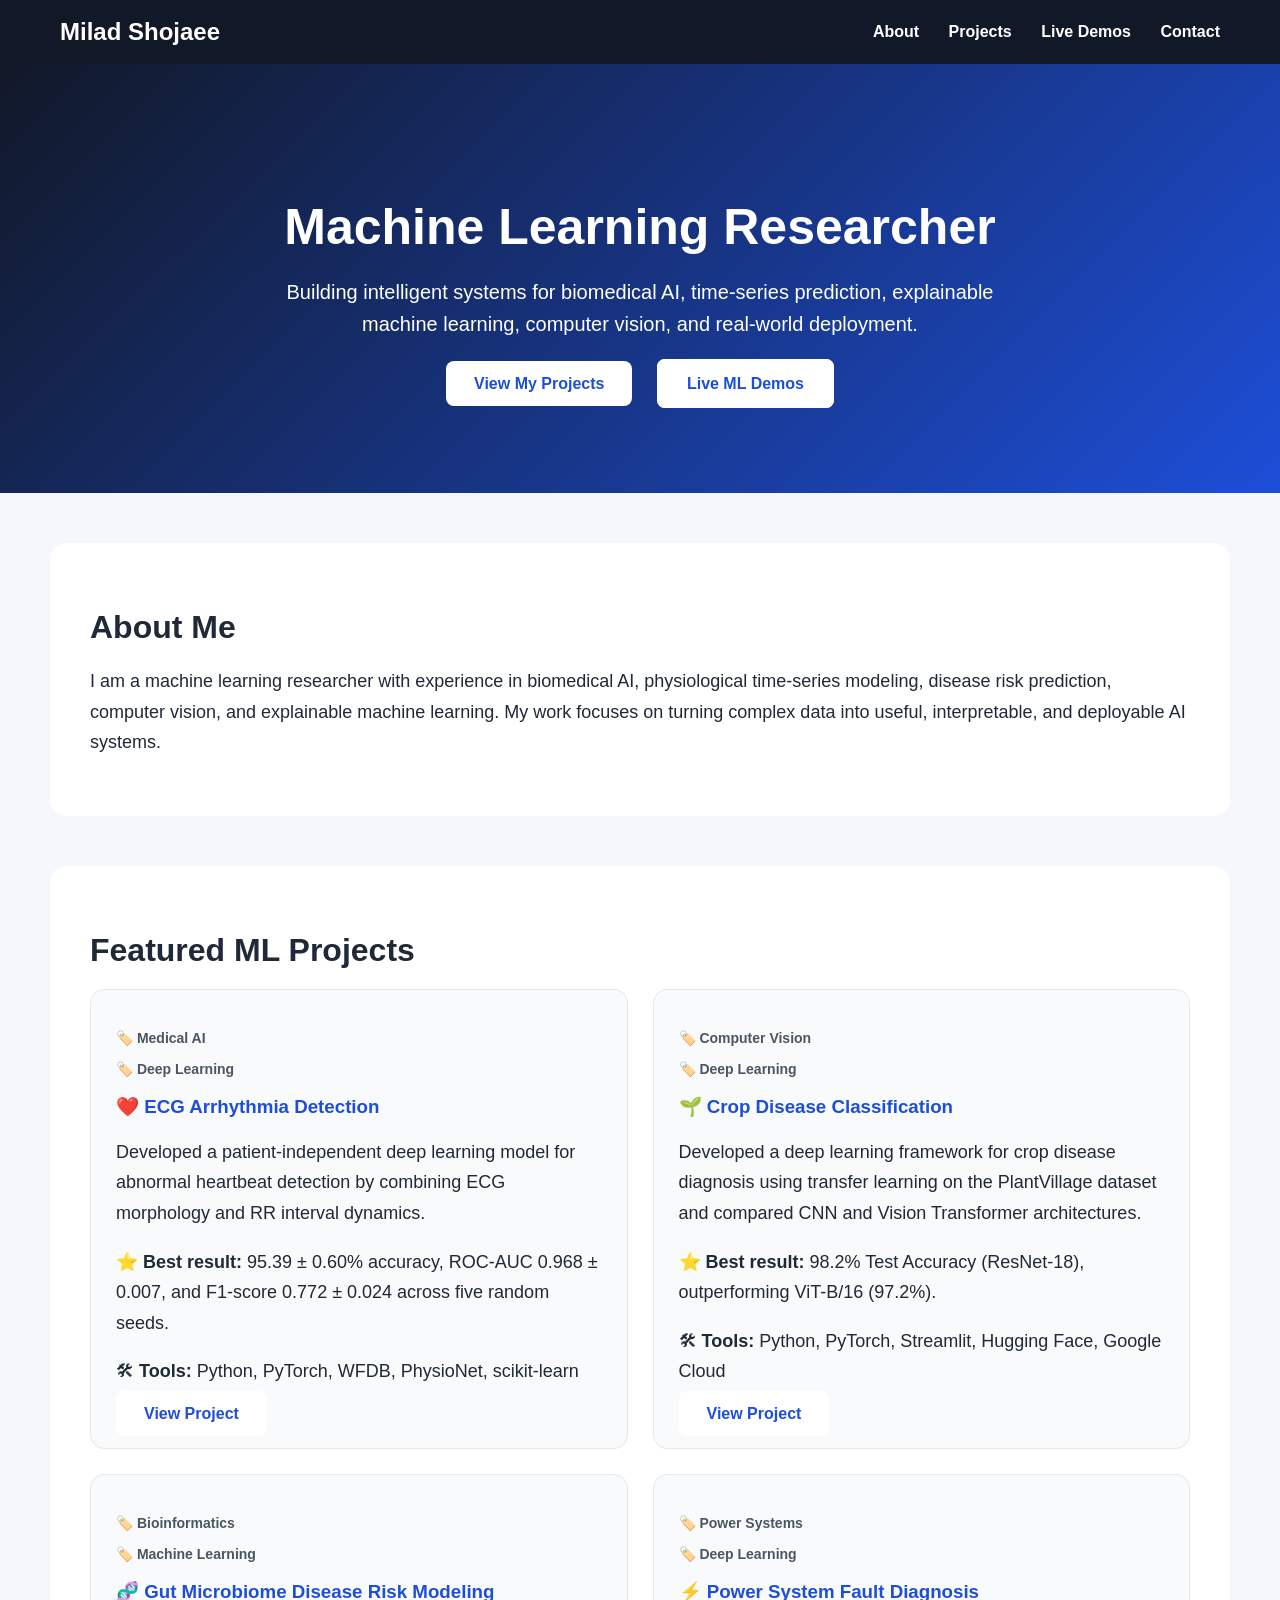
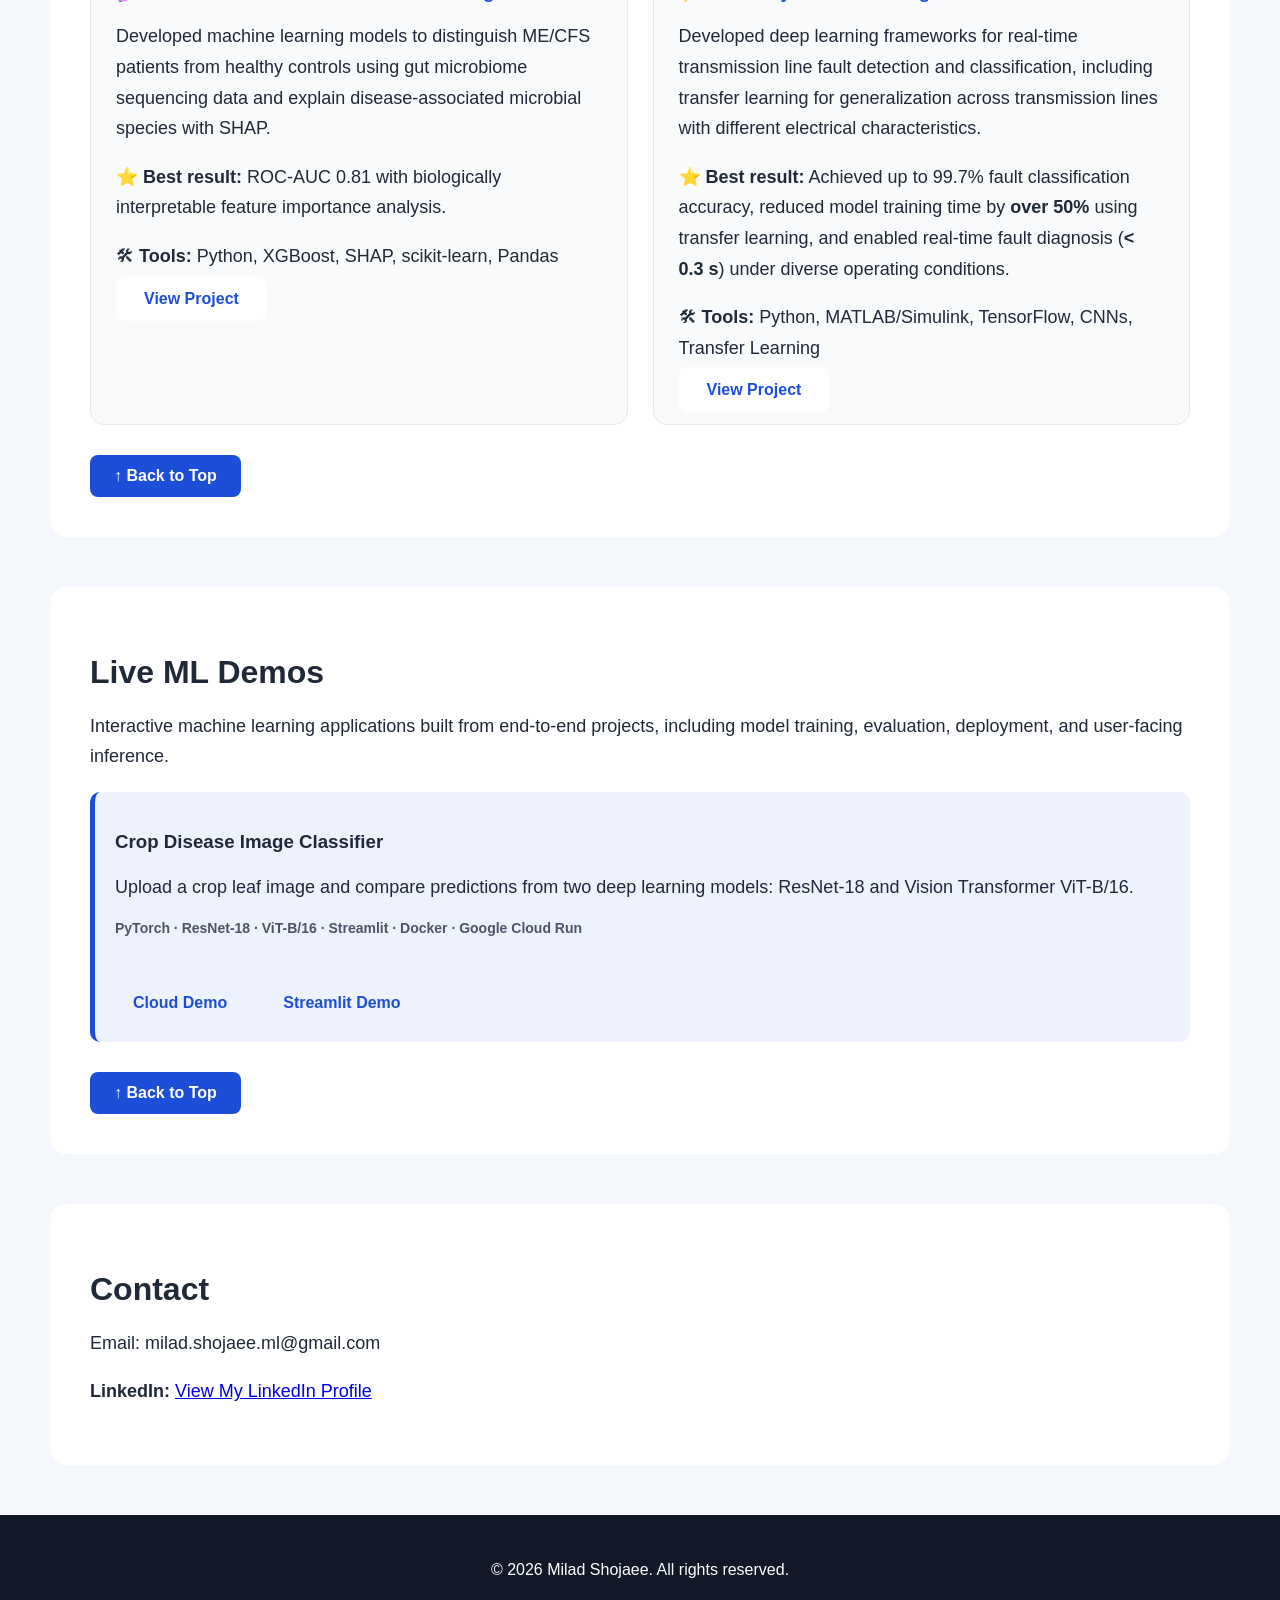
<file: index.html>
<!DOCTYPE html>
<html>
<head>
    <meta charset="UTF-8">
    <title>Milad Shojaee | ML Portfolio</title>
    <link rel="stylesheet" href="style.css">
</head>

<body id="top">

    <nav>
        <h2>Milad Shojaee</h2>
        <div>
            <a href="#about">About</a>
            <a href="#projects">Projects</a>
            <a href="#demos">Live Demos</a>
            <a href="#contact">Contact</a>
        </div>
    </nav>

    <header class="hero">
        <h1>Machine Learning Researcher</h1>
        <p>
            Building intelligent systems for biomedical AI, time-series prediction,
            explainable machine learning, computer vision, and real-world deployment.
        </p>
        <div class="hero-buttons">
            <a class="button" href="#projects">View My Projects</a>
            <a class="button secondary-button" href="#demos">Live ML Demos</a>
        </div>
    </header>

    <section id="about">
        <h2>About Me</h2>
        <p>
            I am a machine learning researcher with experience in biomedical AI,
            physiological time-series modeling, disease risk prediction, computer vision,
            and explainable machine learning. My work focuses on turning complex data
            into useful, interpretable, and deployable AI systems.
        </p>
    </section>

    <section id="projects">
        <h2>Featured ML Projects</h2>

        <div class="grid">

            <div class="card">

                <span class="badge"> 🏷️ Medical AI</span>
                <span class="badge"> 🏷️ Deep Learning</span>
            
                <h3> ❤️ ECG Arrhythmia Detection</h3>
            
                <p>
                    Developed a patient-independent deep learning model for abnormal heartbeat detection by combining
                    ECG morphology and RR interval dynamics.
                </p>

                <p class="result">
                ⭐ <strong>Best result:</strong> 95.39 ± 0.60% accuracy, ROC-AUC 0.968 ± 0.007, and F1-score 0.772 ± 0.024 across five random seeds.
                </p>
                
                <p>
                    🛠 <strong>Tools:</strong> Python, PyTorch, WFDB, PhysioNet, scikit-learn
                </p>
            
                <a href="ecg_arrhythmia.html" class="button">View Project</a>

            </div>

            <div class="card">

                <span class="badge"> 🏷️ Computer Vision</span>
                <span class="badge"> 🏷️ Deep Learning</span>
            
                <h3>🌱 Crop Disease Classification</h3>
            
                <p>
                    Developed a deep learning framework for crop disease diagnosis using transfer learning on the
                    PlantVillage dataset and compared CNN and Vision Transformer architectures.
                </p>
            
                <p class="result">
                    ⭐ <strong>Best result:</strong> 98.2% Test Accuracy (ResNet-18), outperforming ViT-B/16 (97.2%).
                </p>
            
                <p>
                    🛠 <strong>Tools:</strong> Python, PyTorch, Streamlit, Hugging Face, Google Cloud
                </p>
            
                <a href="crop_disease.html" class="button">View Project</a>

            </div>

            <div class="card">

                <span class="badge"> 🏷️ Bioinformatics</span>
                <span class="badge"> 🏷️ Machine Learning</span>
            
                <h3> 🧬 Gut Microbiome Disease Risk Modeling </h3>
            
                <p>
                    Developed machine learning models to distinguish ME/CFS patients from healthy controls
                    using gut microbiome sequencing data and explain disease-associated microbial species with SHAP.
                </p>
            
                <p class="result">
                    ⭐ <strong>Best result:</strong> ROC-AUC 0.81 with biologically interpretable feature importance analysis.
                </p>
            
                <p>
                    🛠 <strong>Tools:</strong> Python, XGBoost, SHAP, scikit-learn, Pandas
                </p>
            
                <a href="microbiome.html" class="button">View Project</a>

            </div>

            <div class="card">

                <span class="badge"> 🏷️ Power Systems</span>
                <span class="badge"> 🏷️ Deep Learning</span>
            
                <h3> ⚡ Power System Fault Diagnosis</h3>
            
                <p>
                    Developed deep learning frameworks for real-time transmission line fault detection and
                    classification, including transfer learning for generalization across transmission lines
                    with different electrical characteristics.
                </p>
            
                <p class="result">
                    ⭐ <strong>Best result:</strong> Achieved up to 99.7% fault classification accuracy,
                    reduced model training time by <strong>over 50%</strong> using transfer learning,
                    and enabled real-time fault diagnosis (<strong>< 0.3 s</strong>) under diverse operating conditions.
                </p>
            
                <p>
                    🛠 <strong>Tools:</strong> Python, MATLAB/Simulink, TensorFlow, CNNs, Transfer Learning
                </p>
            
                <a href="fault_diagnosis.html" class="button">View Project</a>

        </div>

        </div>
        <a class="top-button" href="#top">↑ Back to Top</a>
    </section>

    <section id="demos">
        <h2>Live ML Demos</h2>
        <p>
            Interactive machine learning applications built from end-to-end projects,
            including model training, evaluation, deployment, and user-facing inference.
        </p>

        <div class="demo-box">
            <h3>Crop Disease Image Classifier</h3>
            <p>
                Upload a crop leaf image and compare predictions from two deep learning models:
                ResNet-18 and Vision Transformer ViT-B/16.
            </p>
            <span>PyTorch · ResNet-18 · ViT-B/16 · Streamlit · Docker · Google Cloud Run</span>
            <br>

            <div class="project-links">
                <a class="project-link"
                   href="https://crop-disease-app-125811966782.us-east1.run.app"
                   target="_blank">
                    Cloud Demo
                </a>

                <a class="project-link"
                   href="https://crop-disease-app-v5dwwtkhdnk8gwjt7ysmcv.streamlit.app"
                   target="_blank">
                    Streamlit Demo
                </a>
            </div>
        </div>

        <a class="top-button" href="#top">↑ Back to Top</a>
    </section>

    <section id="contact">
        <h2>Contact</h2>
        <p>Email: milad.shojaee.ml@gmail.com</p>

        <p>
            <strong>LinkedIn:</strong>
            <a href="https://www.linkedin.com/in/milad-shojaee-51446276/"
               target="_blank">
                View My LinkedIn Profile
            </a>
        </p>

    </section>

    <footer>
        <p>© 2026 Milad Shojaee. All rights reserved.</p>
    </footer>

</body>
</html>
</file>
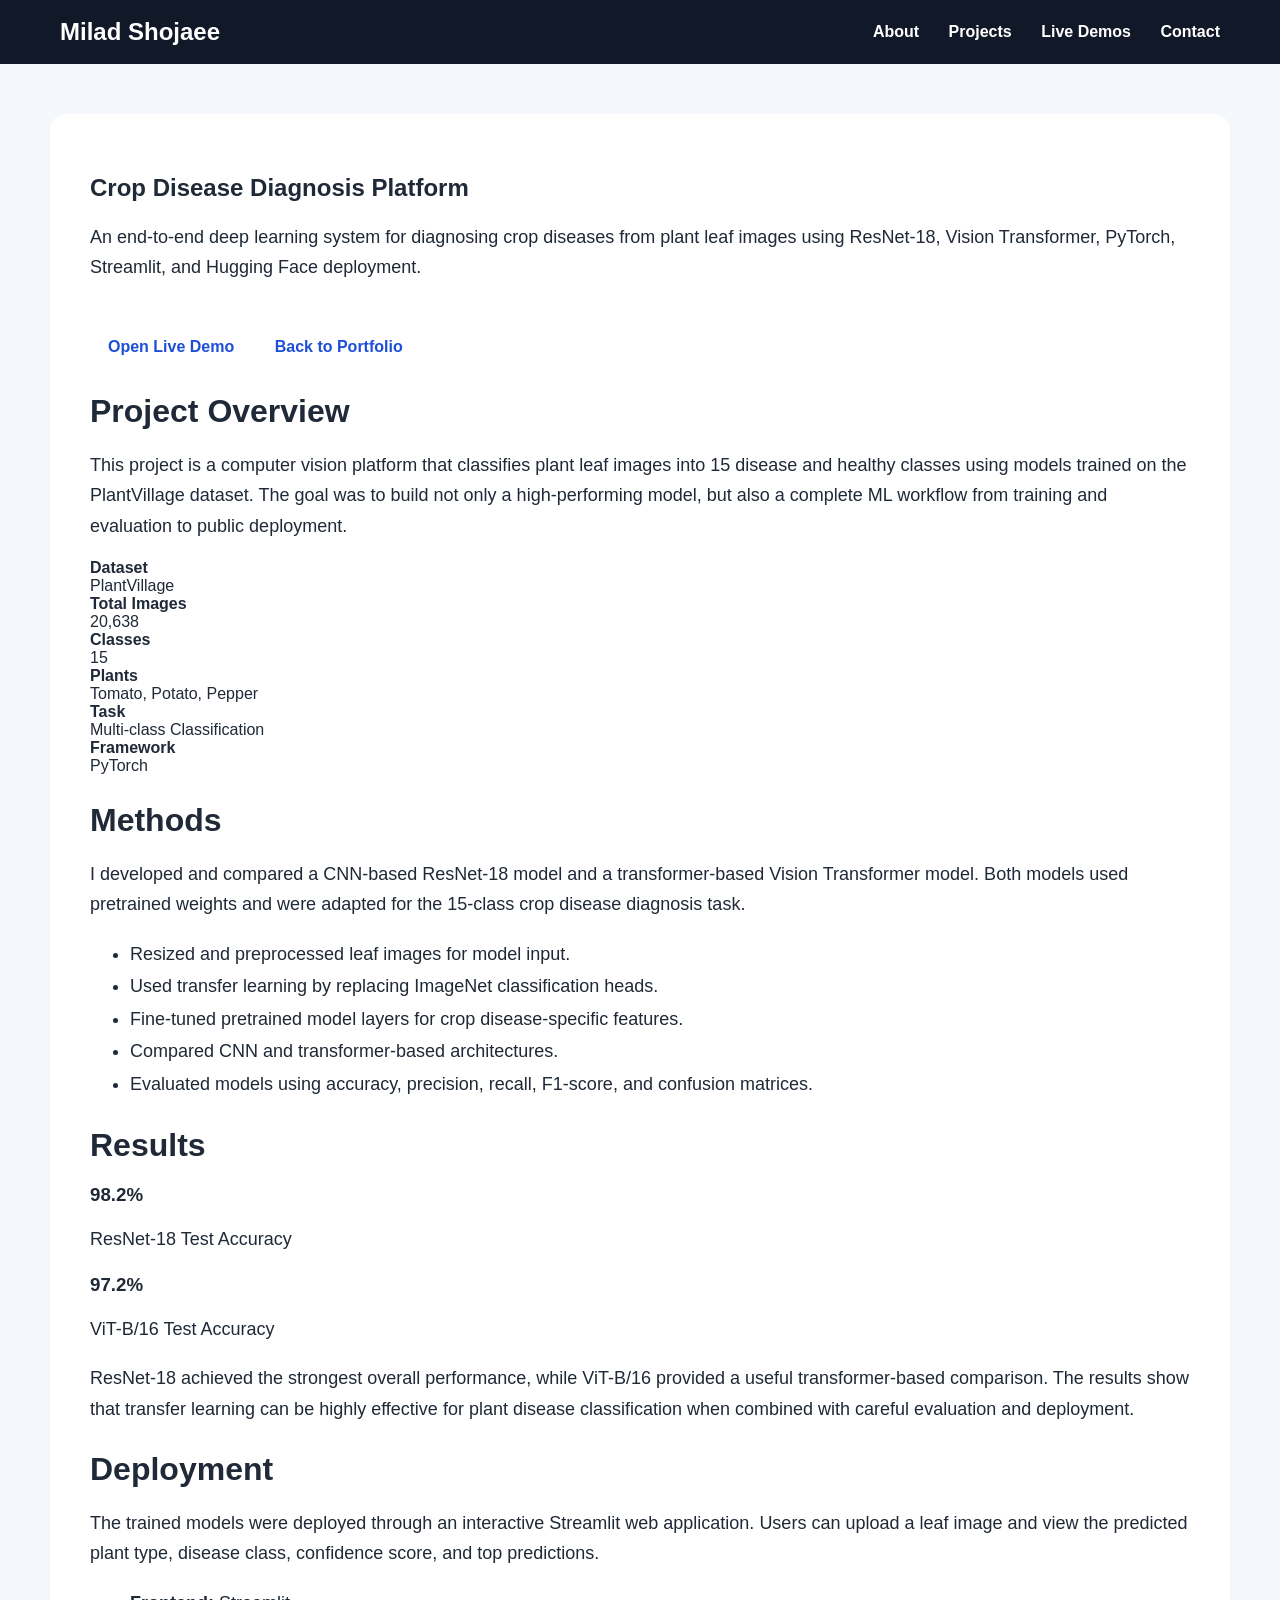
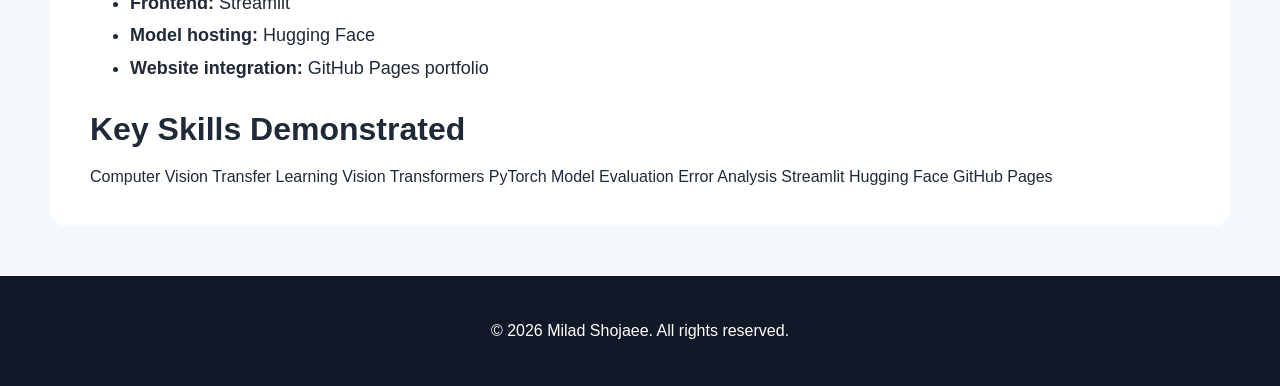
<file: crop_disease.html>
<!DOCTYPE html>
<html lang="en">
<head>
    <meta charset="UTF-8">
    <meta name="viewport" content="width=device-width, initial-scale=1.0">
    <title>Crop Disease Diagnosis | Milad Shojaee</title>
    <link rel="stylesheet" href="style.css">
</head>

<body>

<nav>
    <h2>Milad Shojaee</h2>
    <div>
        <a href="index.html#about">About</a>
        <a href="index.html#projects">Projects</a>
        <a href="index.html#demos">Live Demos</a>
        <a href="index.html#contact">Contact</a>
    </div>
</nav>

<section class="project-page">

    <div class="project-hero">
        <h1>Crop Disease Diagnosis Platform</h1>
        <p class="subtitle">
            An end-to-end deep learning system for diagnosing crop diseases from plant leaf images using
            ResNet-18, Vision Transformer, PyTorch, Streamlit, and Hugging Face deployment.
        </p>

        <div class="hero-buttons">
            <a class="project-link" href="https://crop-disease-app-v5dwwtkhdnk8gwjt7ysmcv.streamlit.app" target="_blank">
                Open Live Demo
            </a>
            <a class="project-link secondary" href="index.html">
                Back to Portfolio
            </a>
        </div>
    </div>

    <div class="project-card">
        <h2>Project Overview</h2>
        <p>
            This project is a computer vision platform that classifies plant leaf images into
            15 disease and healthy classes using models trained on the PlantVillage dataset.
            The goal was to build not only a high-performing model, but also a complete ML workflow
            from training and evaluation to public deployment.
        </p>

        <div class="info-grid">
            <div><strong>Dataset</strong><br>PlantVillage</div>
            <div><strong>Total Images</strong><br>20,638</div>
            <div><strong>Classes</strong><br>15</div>
            <div><strong>Plants</strong><br>Tomato, Potato, Pepper</div>
            <div><strong>Task</strong><br>Multi-class Classification</div>
            <div><strong>Framework</strong><br>PyTorch</div>
        </div>
    </div>

    <div class="project-card">
        <h2>Methods</h2>
        <p>
            I developed and compared a CNN-based ResNet-18 model and a transformer-based
            Vision Transformer model. Both models used pretrained weights and were adapted
            for the 15-class crop disease diagnosis task.
        </p>

        <ul>
            <li>Resized and preprocessed leaf images for model input.</li>
            <li>Used transfer learning by replacing ImageNet classification heads.</li>
            <li>Fine-tuned pretrained model layers for crop disease-specific features.</li>
            <li>Compared CNN and transformer-based architectures.</li>
            <li>Evaluated models using accuracy, precision, recall, F1-score, and confusion matrices.</li>
        </ul>
    </div>

    <div class="project-card">
        <h2>Results</h2>

        <div class="results-grid">
            <div class="result-box">
                <h3>98.2%</h3>
                <p>ResNet-18 Test Accuracy</p>
            </div>

            <div class="result-box">
                <h3>97.2%</h3>
                <p>ViT-B/16 Test Accuracy</p>
            </div>
        </div>

        <p>
            ResNet-18 achieved the strongest overall performance, while ViT-B/16 provided
            a useful transformer-based comparison. The results show that transfer learning
            can be highly effective for plant disease classification when combined with careful
            evaluation and deployment.
        </p>
    </div>

    <div class="project-card">
        <h2>Deployment</h2>
        <p>
            The trained models were deployed through an interactive Streamlit web application.
            Users can upload a leaf image and view the predicted plant type, disease class,
            confidence score, and top predictions.
        </p>

        <ul>
            <li><strong>Frontend:</strong> Streamlit</li>
            <li><strong>Model hosting:</strong> Hugging Face</li>
            <li><strong>Website integration:</strong> GitHub Pages portfolio</li>
        </ul>
    </div>

    <div class="project-card">
        <h2>Key Skills Demonstrated</h2>

        <div class="skills-grid">
            <span>Computer Vision</span>
            <span>Transfer Learning</span>
            <span>Vision Transformers</span>
            <span>PyTorch</span>
            <span>Model Evaluation</span>
            <span>Error Analysis</span>
            <span>Streamlit</span>
            <span>Hugging Face</span>
            <span>GitHub Pages</span>
        </div>
    </div>

</section>

<footer>
    <p>© 2026 Milad Shojaee. All rights reserved.</p>
</footer>

</body>
</html>
</file>
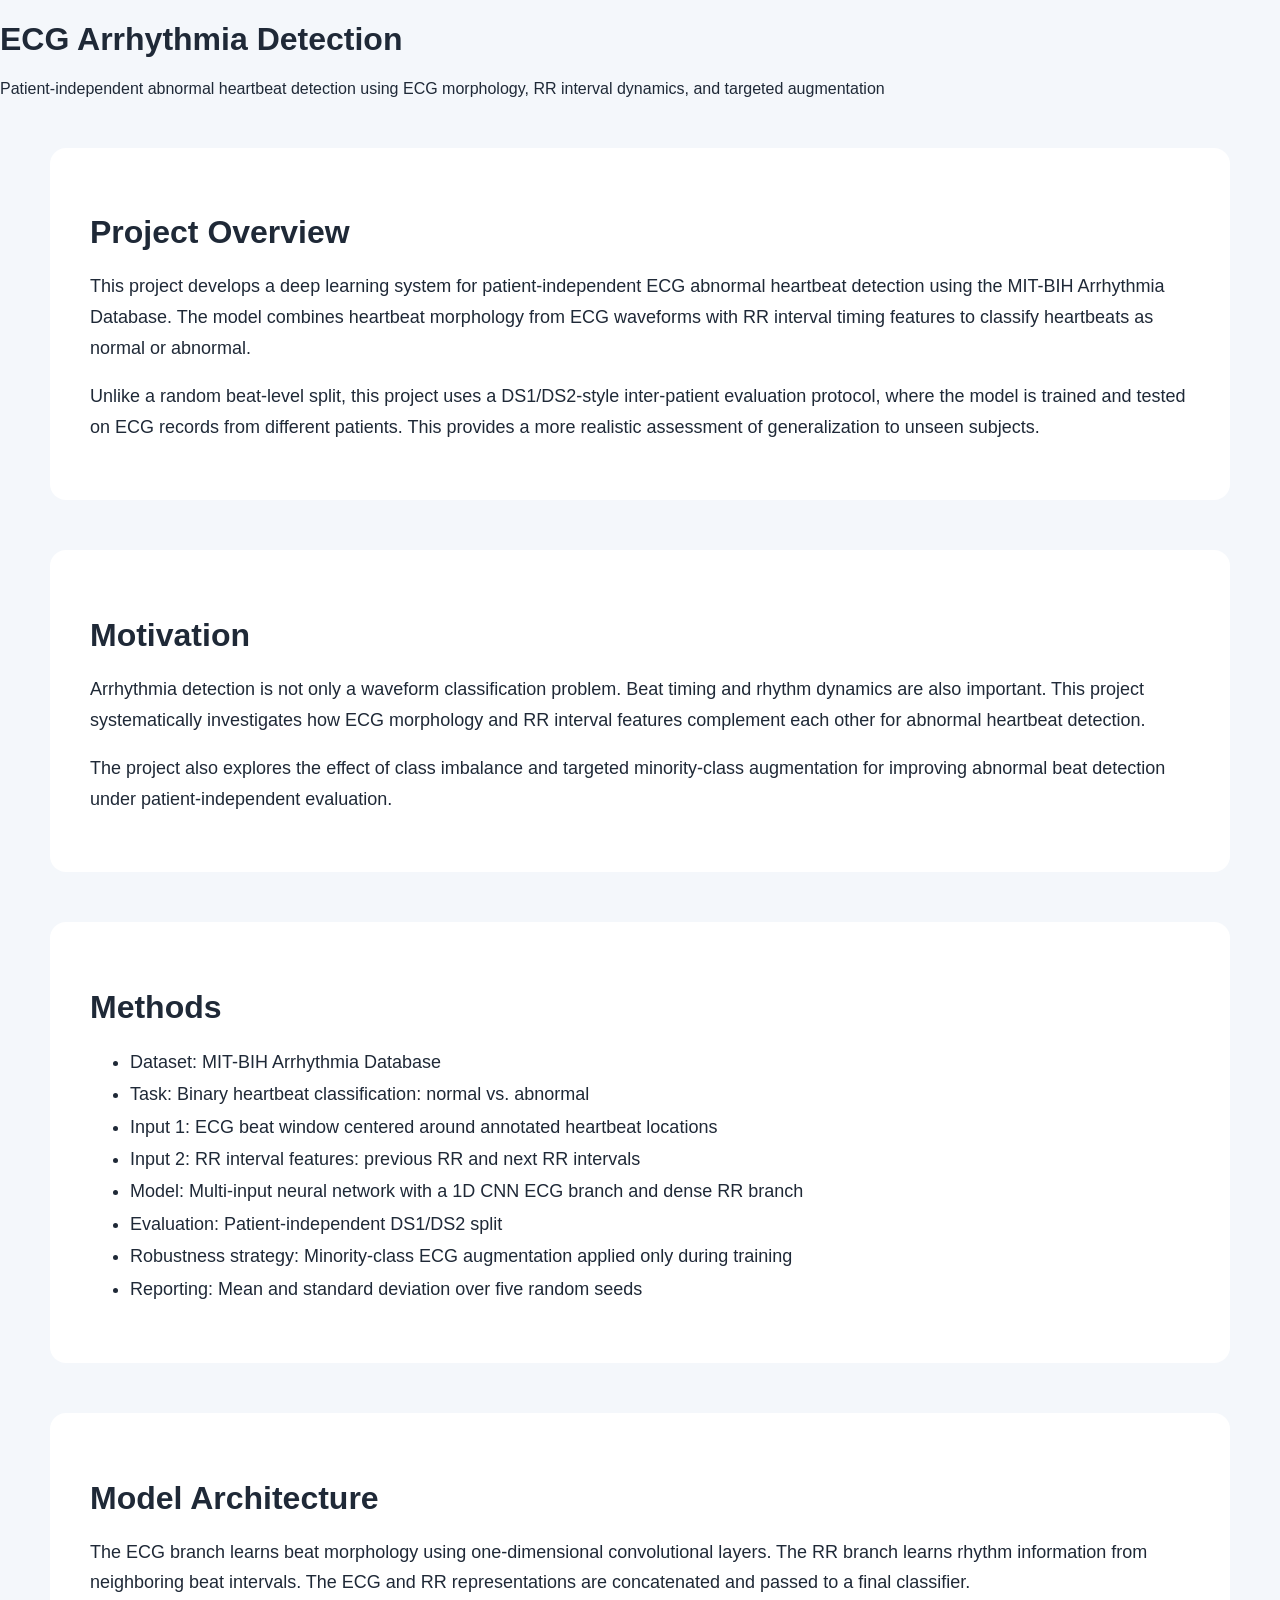
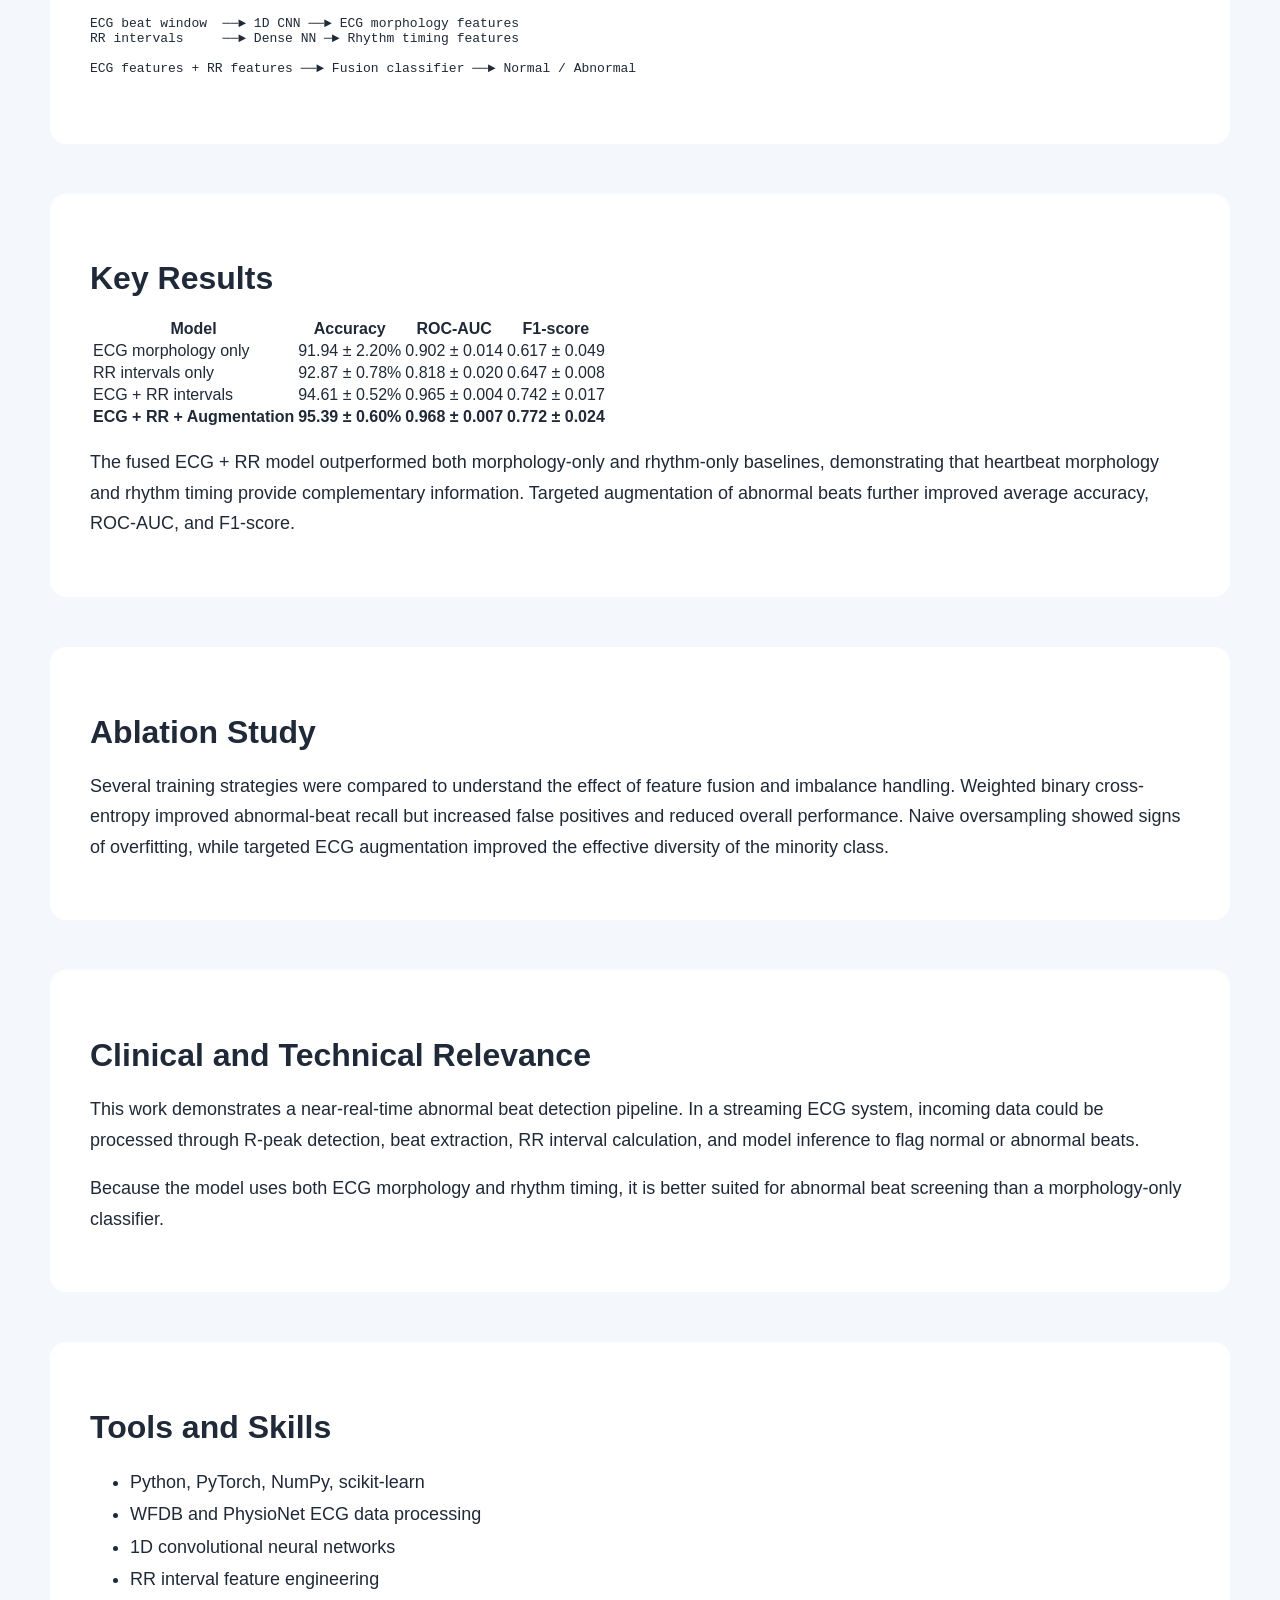
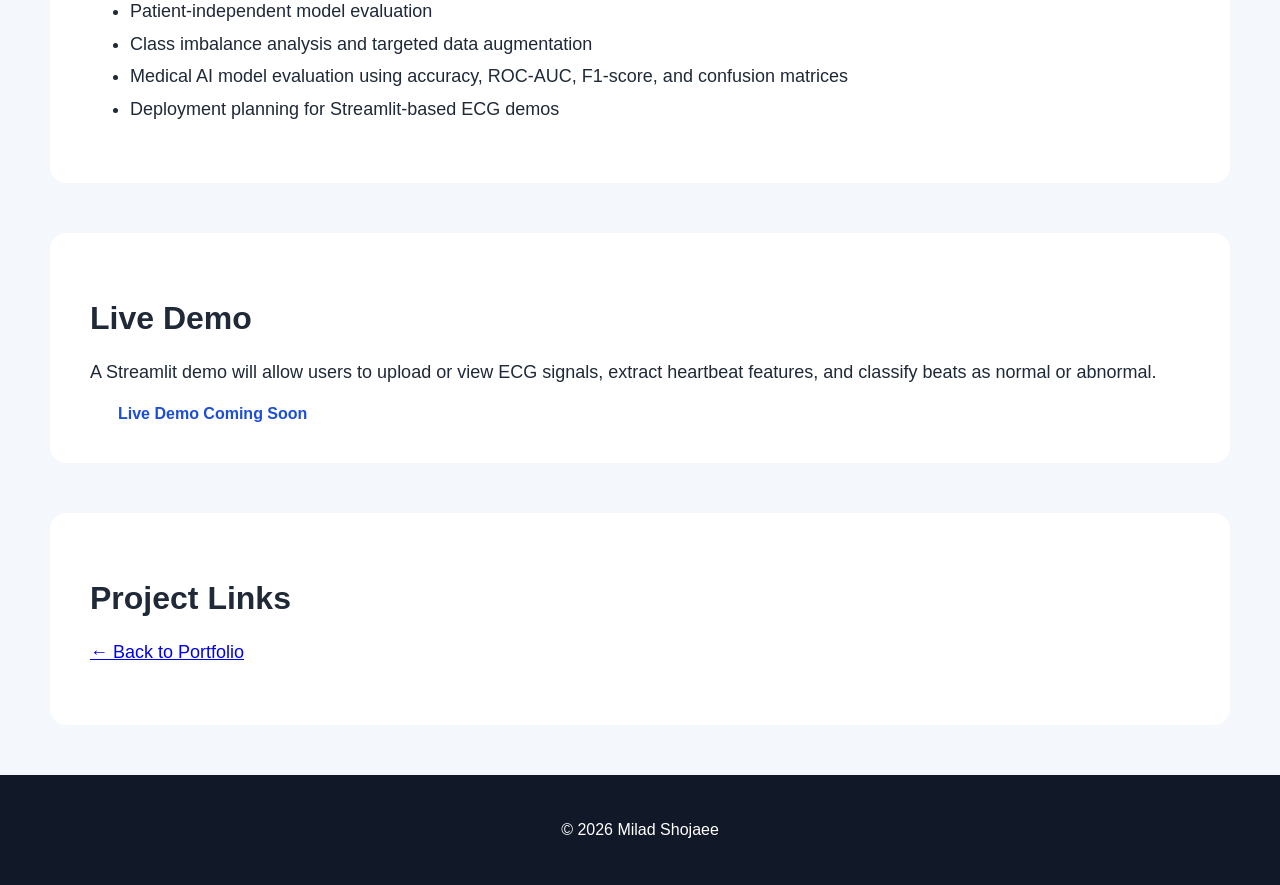
<file: ecg_arrhythmia.html>
<!DOCTYPE html>
<html lang="en">
<head>
  <meta charset="UTF-8" />
  <meta name="viewport" content="width=device-width, initial-scale=1.0" />
  <title>ECG Arrhythmia Detection | Milad Shojaee</title>
  <link rel="stylesheet" href="style.css" />
</head>

<body>
  <header>
    <h1>ECG Arrhythmia Detection</h1>
    <p>Patient-independent abnormal heartbeat detection using ECG morphology, RR interval dynamics, and targeted augmentation</p>
  </header>

  <main class="project-page">

    <section>
      <h2>Project Overview</h2>
      <p>
        This project develops a deep learning system for patient-independent ECG abnormal heartbeat
        detection using the MIT-BIH Arrhythmia Database. The model combines heartbeat morphology
        from ECG waveforms with RR interval timing features to classify heartbeats as normal or abnormal.
      </p>

      <p>
        Unlike a random beat-level split, this project uses a DS1/DS2-style inter-patient evaluation
        protocol, where the model is trained and tested on ECG records from different patients. This
        provides a more realistic assessment of generalization to unseen subjects.
      </p>
    </section>

    <section>
      <h2>Motivation</h2>
      <p>
        Arrhythmia detection is not only a waveform classification problem. Beat timing and rhythm
        dynamics are also important. This project systematically investigates how ECG morphology
        and RR interval features complement each other for abnormal heartbeat detection.
      </p>

      <p>
        The project also explores the effect of class imbalance and targeted minority-class augmentation
        for improving abnormal beat detection under patient-independent evaluation.
      </p>
    </section>

    <section>
      <h2>Methods</h2>
      <ul>
        <li>Dataset: MIT-BIH Arrhythmia Database</li>
        <li>Task: Binary heartbeat classification: normal vs. abnormal</li>
        <li>Input 1: ECG beat window centered around annotated heartbeat locations</li>
        <li>Input 2: RR interval features: previous RR and next RR intervals</li>
        <li>Model: Multi-input neural network with a 1D CNN ECG branch and dense RR branch</li>
        <li>Evaluation: Patient-independent DS1/DS2 split</li>
        <li>Robustness strategy: Minority-class ECG augmentation applied only during training</li>
        <li>Reporting: Mean and standard deviation over five random seeds</li>
      </ul>
    </section>

    <section>
      <h2>Model Architecture</h2>
      <p>
        The ECG branch learns beat morphology using one-dimensional convolutional layers.
        The RR branch learns rhythm information from neighboring beat intervals.
        The ECG and RR representations are concatenated and passed to a final classifier.
      </p>

      <pre>
ECG beat window  ──► 1D CNN ──► ECG morphology features
RR intervals     ──► Dense NN ─► Rhythm timing features

ECG features + RR features ──► Fusion classifier ──► Normal / Abnormal
      </pre>
    </section>

    <section>
      <h2>Key Results</h2>

      <table>
        <thead>
          <tr>
            <th>Model</th>
            <th>Accuracy</th>
            <th>ROC-AUC</th>
            <th>F1-score</th>
          </tr>
        </thead>
        <tbody>
          <tr>
            <td>ECG morphology only</td>
            <td>91.94 ± 2.20%</td>
            <td>0.902 ± 0.014</td>
            <td>0.617 ± 0.049</td>
          </tr>
          <tr>
            <td>RR intervals only</td>
            <td>92.87 ± 0.78%</td>
            <td>0.818 ± 0.020</td>
            <td>0.647 ± 0.008</td>
          </tr>
          <tr>
            <td>ECG + RR intervals</td>
            <td>94.61 ± 0.52%</td>
            <td>0.965 ± 0.004</td>
            <td>0.742 ± 0.017</td>
          </tr>
          <tr>
            <td><strong>ECG + RR + Augmentation</strong></td>
            <td><strong>95.39 ± 0.60%</strong></td>
            <td><strong>0.968 ± 0.007</strong></td>
            <td><strong>0.772 ± 0.024</strong></td>
          </tr>
        </tbody>
      </table>

      <p>
        The fused ECG + RR model outperformed both morphology-only and rhythm-only baselines,
        demonstrating that heartbeat morphology and rhythm timing provide complementary information.
        Targeted augmentation of abnormal beats further improved average accuracy, ROC-AUC, and F1-score.
      </p>
    </section>

    <section>
      <h2>Ablation Study</h2>
      <p>
        Several training strategies were compared to understand the effect of feature fusion and
        imbalance handling. Weighted binary cross-entropy improved abnormal-beat recall but increased
        false positives and reduced overall performance. Naive oversampling showed signs of overfitting,
        while targeted ECG augmentation improved the effective diversity of the minority class.
      </p>
    </section>

    <section>
      <h2>Clinical and Technical Relevance</h2>
      <p>
        This work demonstrates a near-real-time abnormal beat detection pipeline. In a streaming ECG
        system, incoming data could be processed through R-peak detection, beat extraction, RR interval
        calculation, and model inference to flag normal or abnormal beats.
      </p>

      <p>
        Because the model uses both ECG morphology and rhythm timing, it is better suited for abnormal
        beat screening than a morphology-only classifier.
      </p>
    </section>

    <section>
      <h2>Tools and Skills</h2>
      <ul>
        <li>Python, PyTorch, NumPy, scikit-learn</li>
        <li>WFDB and PhysioNet ECG data processing</li>
        <li>1D convolutional neural networks</li>
        <li>RR interval feature engineering</li>
        <li>Patient-independent model evaluation</li>
        <li>Class imbalance analysis and targeted data augmentation</li>
        <li>Medical AI model evaluation using accuracy, ROC-AUC, F1-score, and confusion matrices</li>
        <li>Deployment planning for Streamlit-based ECG demos</li>
      </ul>
    </section>

    <section>
      <h2>Live Demo</h2>
      <p>
        A Streamlit demo will allow users to upload or view ECG signals, extract heartbeat features,
        and classify beats as normal or abnormal.
      </p>

      <a class="button" href="#" target="_blank">Live Demo Coming Soon</a>
    </section>

    <section>
      <h2>Project Links</h2>
      <p>
        <a href="index.html">← Back to Portfolio</a>
      </p>
    </section>

  </main>

  <footer>
    <p>© 2026 Milad Shojaee</p>
  </footer>
</body>
</html>
</file>
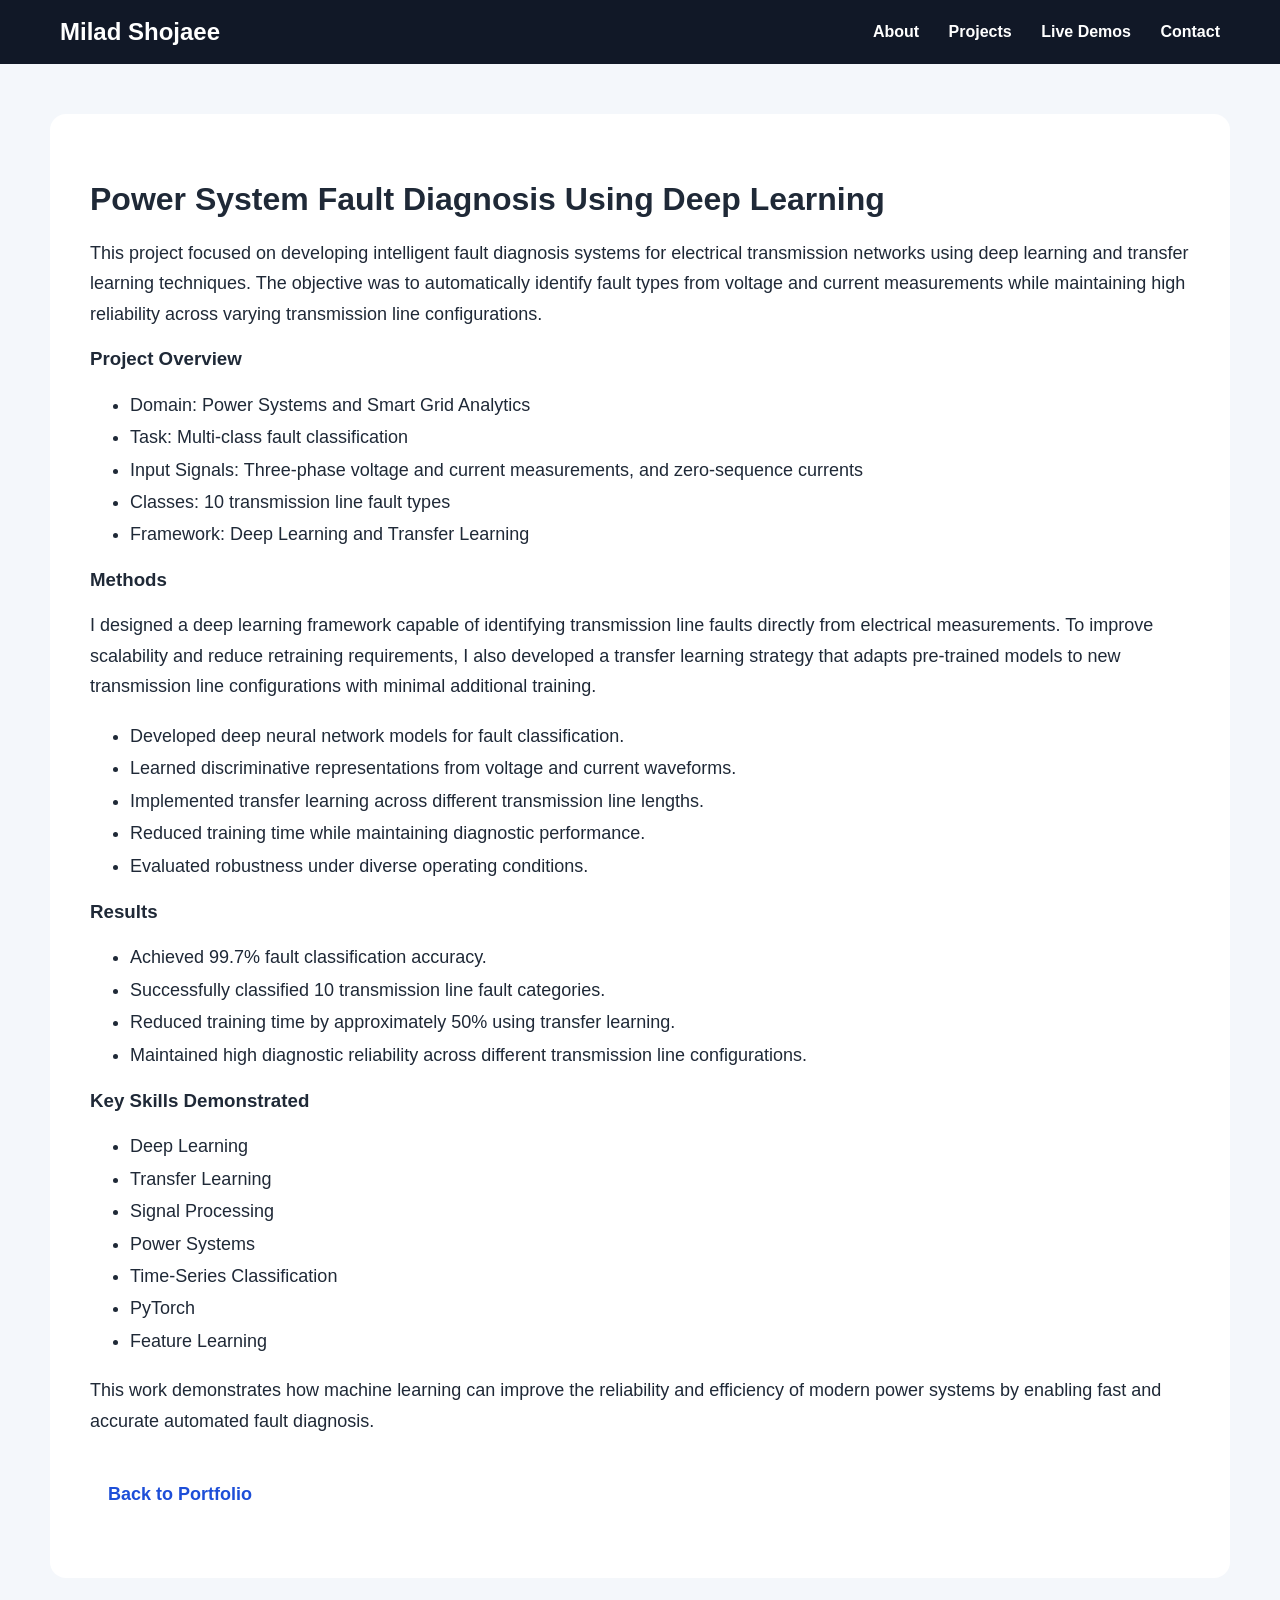
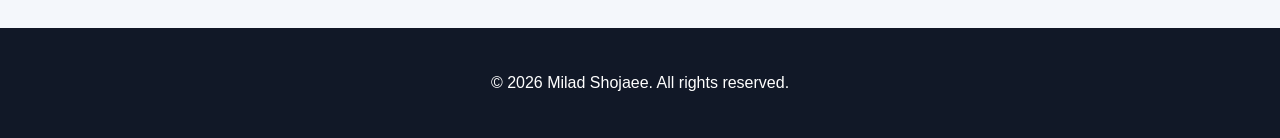
<file: fault_diagnosis.html>
<!DOCTYPE html>
<html>
<head>
    <meta charset="UTF-8">
    <title>Power System Fault Diagnosis | Milad Shojaee</title>
    <link rel="stylesheet" href="style.css">
</head>

<body>

<nav>
    <h2>Milad Shojaee</h2>
    <div>
        <a href="index.html#about">About</a>
        <a href="index.html#projects">Projects</a>
        <a href="index.html#demos">Live Demos</a>
        <a href="index.html#contact">Contact</a>
    </div>
</nav>

<section>

    <h2>Power System Fault Diagnosis Using Deep Learning</h2>

    <p>
        This project focused on developing intelligent fault diagnosis systems
        for electrical transmission networks using deep learning and transfer
        learning techniques. The objective was to automatically identify fault
        types from voltage and current measurements while maintaining high
        reliability across varying transmission line configurations.
    </p>

    <h3>Project Overview</h3>

    <ul>
        <li>Domain: Power Systems and Smart Grid Analytics</li>
        <li>Task: Multi-class fault classification</li>
        <li>Input Signals: Three-phase voltage and current measurements, and zero-sequence currents</li>
        <li>Classes: 10 transmission line fault types</li>
        <li>Framework: Deep Learning and Transfer Learning</li>
    </ul>

    <h3>Methods</h3>

    <p>
        I designed a deep learning framework capable of identifying transmission
        line faults directly from electrical measurements. To improve scalability
        and reduce retraining requirements, I also developed a transfer learning
        strategy that adapts pre-trained models to new transmission line
        configurations with minimal additional training.
    </p>

    <ul>
        <li>Developed deep neural network models for fault classification.</li>
        <li>Learned discriminative representations from voltage and current waveforms.</li>
        <li>Implemented transfer learning across different transmission line lengths.</li>
        <li>Reduced training time while maintaining diagnostic performance.</li>
        <li>Evaluated robustness under diverse operating conditions.</li>
    </ul>

    <h3>Results</h3>

    <ul>
        <li>Achieved 99.7% fault classification accuracy.</li>
        <li>Successfully classified 10 transmission line fault categories.</li>
        <li>Reduced training time by approximately 50% using transfer learning.</li>
        <li>Maintained high diagnostic reliability across different transmission line configurations.</li>
    </ul>

    <h3>Key Skills Demonstrated</h3>

    <ul>
        <li>Deep Learning</li>
        <li>Transfer Learning</li>
        <li>Signal Processing</li>
        <li>Power Systems</li>
        <li>Time-Series Classification</li>
        <li>PyTorch</li>
        <li>Feature Learning</li>
    </ul>

    <p>
        This work demonstrates how machine learning can improve the reliability
        and efficiency of modern power systems by enabling fast and accurate
        automated fault diagnosis.
    </p>

    <p>
        <a class="project-link" href="index.html">
            Back to Portfolio
        </a>
    </p>

</section>

<footer>
    <p>© 2026 Milad Shojaee. All rights reserved.</p>
</footer>

</body>
</html>
</file>
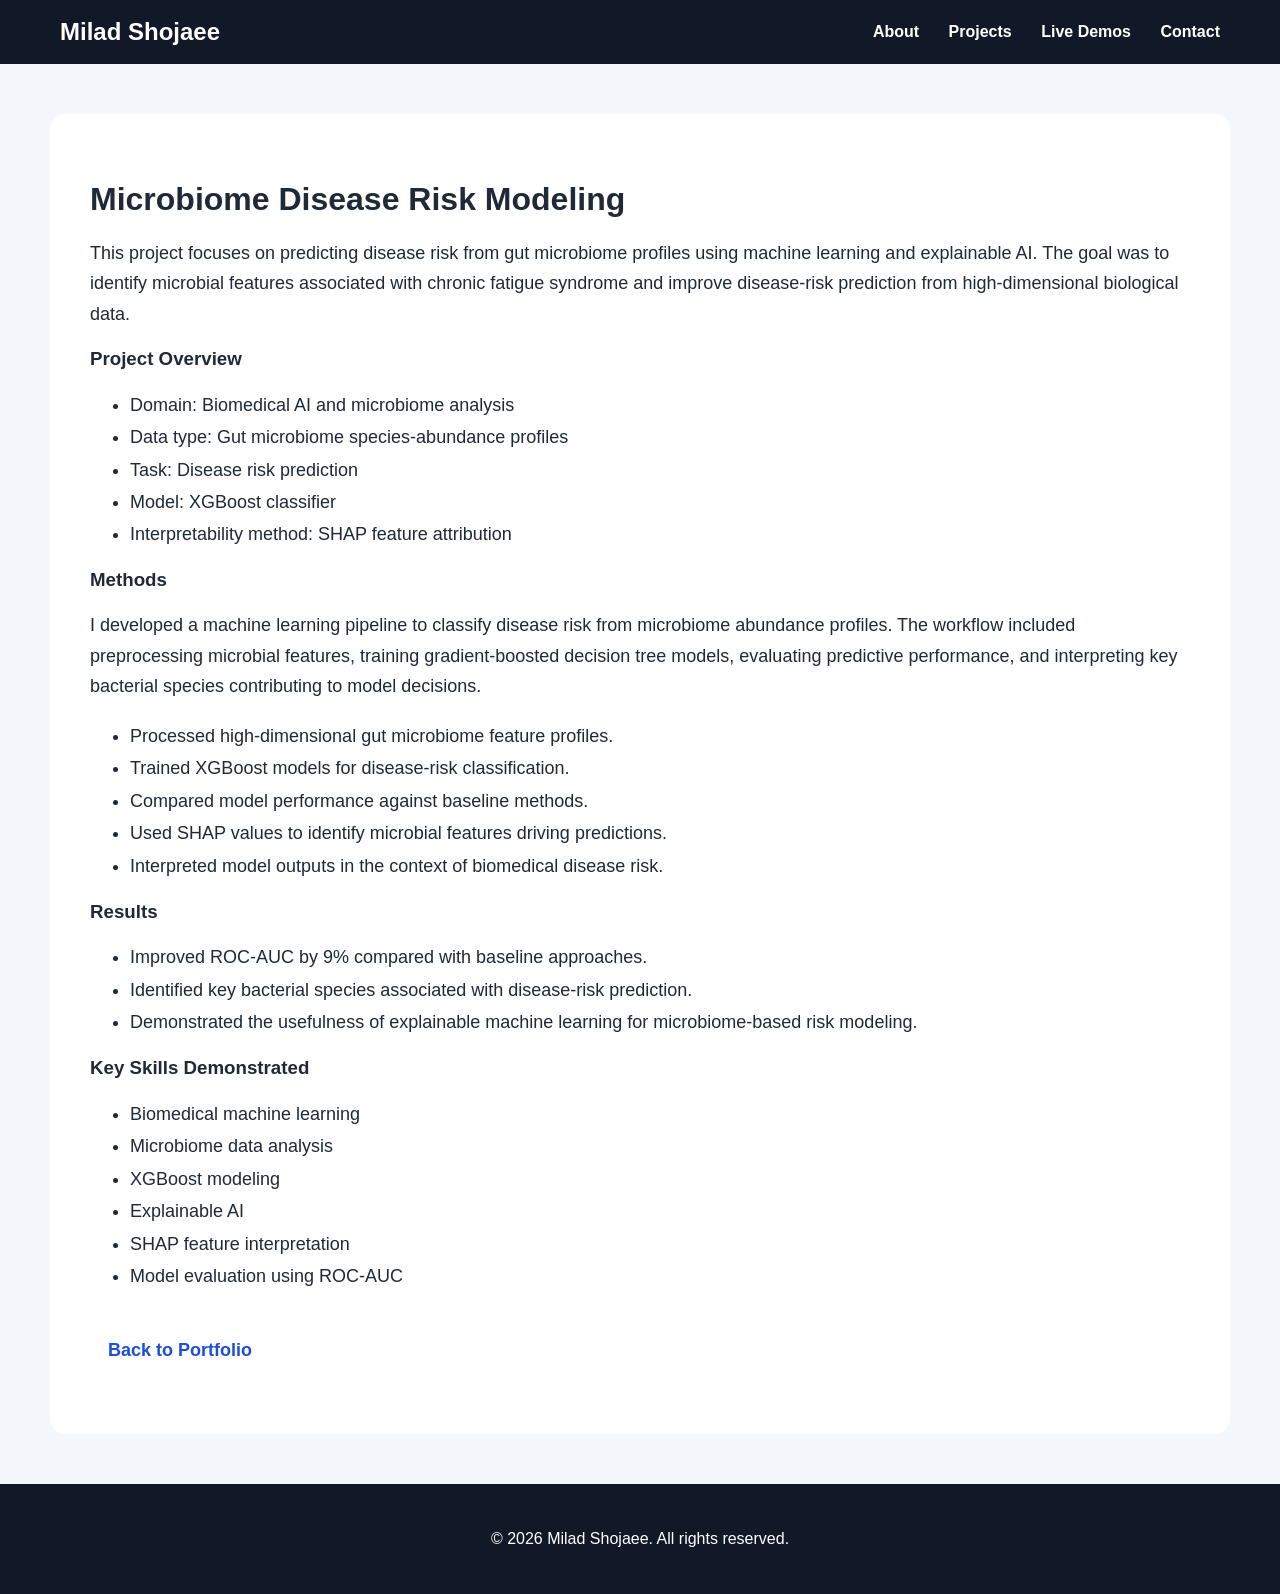
<file: microbiome.html>
<!DOCTYPE html>
<html>
<head>
    <meta charset="UTF-8">
    <title>Microbiome Disease Risk Modeling | Milad Shojaee</title>
    <link rel="stylesheet" href="style.css">
</head>

<body>

<nav>
    <h2>Milad Shojaee</h2>
    <div>
        <a href="index.html#about">About</a>
        <a href="index.html#projects">Projects</a>
        <a href="index.html#demos">Live Demos</a>
        <a href="index.html#contact">Contact</a>
    </div>
</nav>

<section>
    <h2>Microbiome Disease Risk Modeling</h2>

    <p>
        This project focuses on predicting disease risk from gut microbiome profiles
        using machine learning and explainable AI. The goal was to identify microbial
        features associated with chronic fatigue syndrome and improve disease-risk
        prediction from high-dimensional biological data.
    </p>

    <h3>Project Overview</h3>
    <ul>
        <li>Domain: Biomedical AI and microbiome analysis</li>
        <li>Data type: Gut microbiome species-abundance profiles</li>
        <li>Task: Disease risk prediction</li>
        <li>Model: XGBoost classifier</li>
        <li>Interpretability method: SHAP feature attribution</li>
    </ul>

    <h3>Methods</h3>
    <p>
        I developed a machine learning pipeline to classify disease risk from microbiome
        abundance profiles. The workflow included preprocessing microbial features,
        training gradient-boosted decision tree models, evaluating predictive performance,
        and interpreting key bacterial species contributing to model decisions.
    </p>

    <ul>
        <li>Processed high-dimensional gut microbiome feature profiles.</li>
        <li>Trained XGBoost models for disease-risk classification.</li>
        <li>Compared model performance against baseline methods.</li>
        <li>Used SHAP values to identify microbial features driving predictions.</li>
        <li>Interpreted model outputs in the context of biomedical disease risk.</li>
    </ul>

    <h3>Results</h3>
    <ul>
        <li>Improved ROC-AUC by 9% compared with baseline approaches.</li>
        <li>Identified key bacterial species associated with disease-risk prediction.</li>
        <li>Demonstrated the usefulness of explainable machine learning for microbiome-based risk modeling.</li>
    </ul>

    <h3>Key Skills Demonstrated</h3>
    <ul>
        <li>Biomedical machine learning</li>
        <li>Microbiome data analysis</li>
        <li>XGBoost modeling</li>
        <li>Explainable AI</li>
        <li>SHAP feature interpretation</li>
        <li>Model evaluation using ROC-AUC</li>
    </ul>

    <p>
        <a class="project-link" href="index.html">
            Back to Portfolio
        </a>
    </p>
</section>

<footer>
    <p>© 2026 Milad Shojaee. All rights reserved.</p>
</footer>

</body>
</html>
</file>
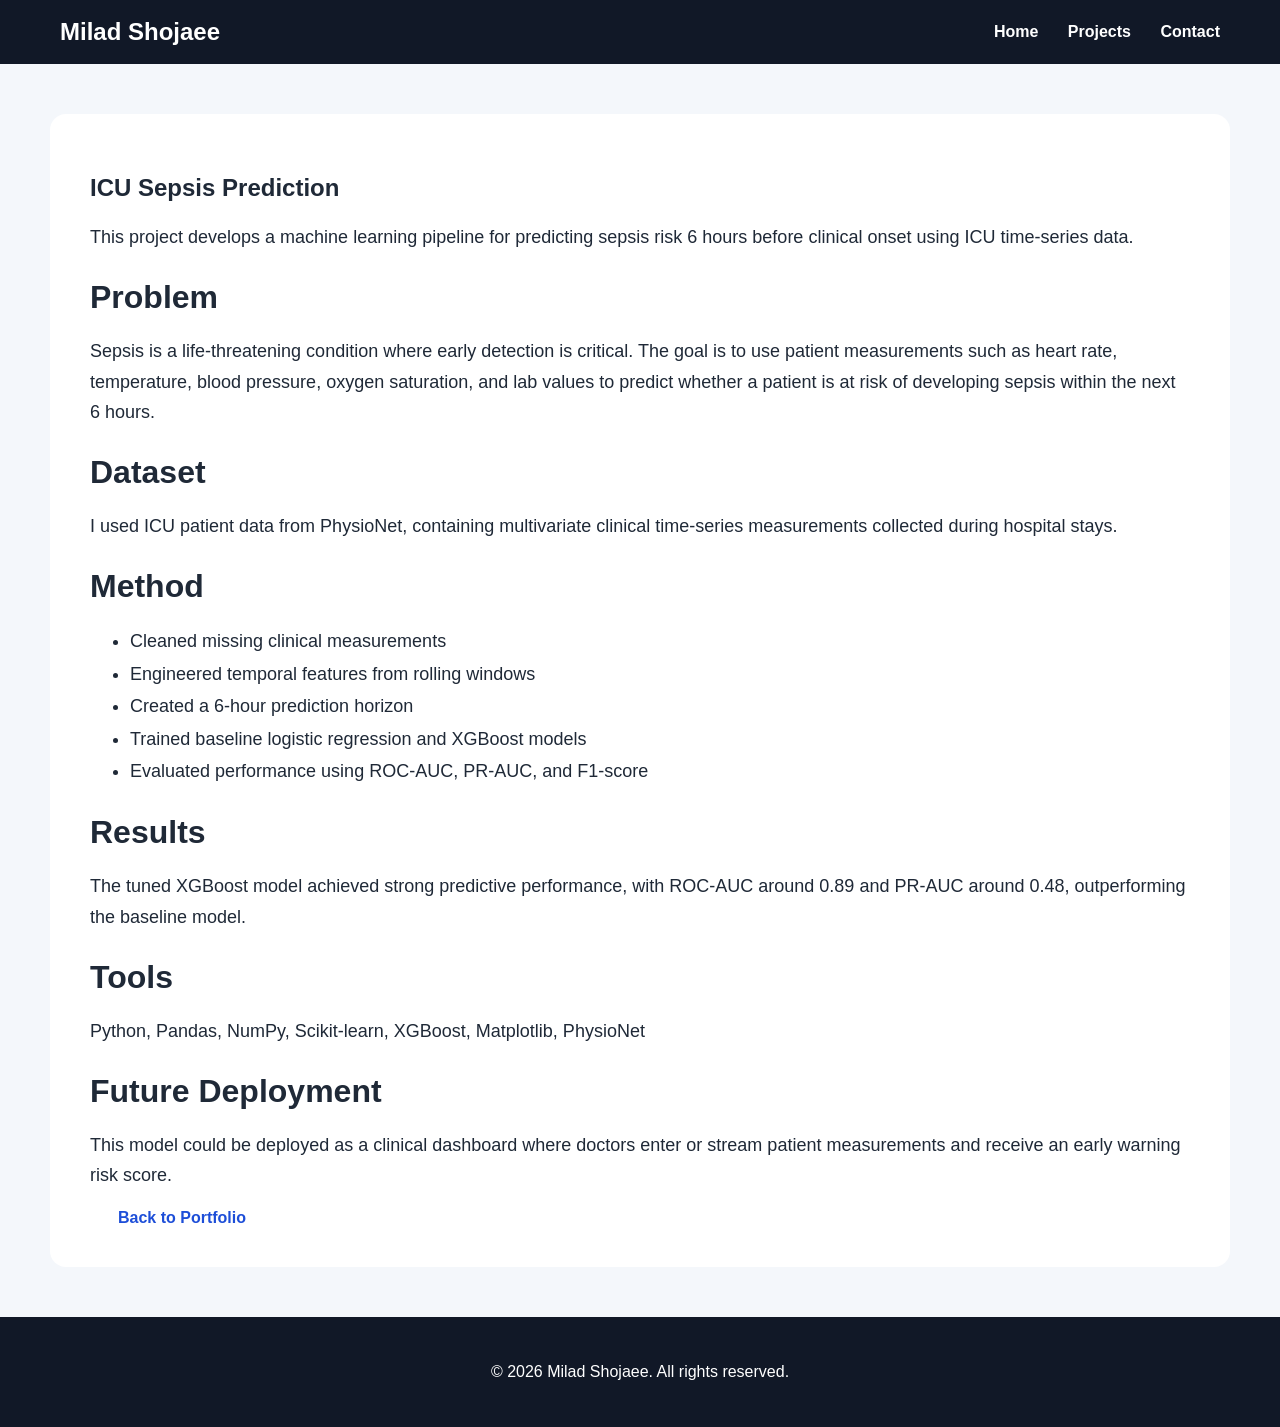
<file: sepsis.html>
<!DOCTYPE html>
<html>
<head>
    <title>ICU Sepsis Prediction | Milad Shojaee</title>
    <link rel="stylesheet" href="style.css">
</head>

<body>

    <nav>
        <h2>Milad Shojaee</h2>
        <div>
            <a href="index.html">Home</a>
            <a href="index.html#projects">Projects</a>
            <a href="index.html#contact">Contact</a>
        </div>
    </nav>

    <section>
        <h1>ICU Sepsis Prediction</h1>

        <p>
            This project develops a machine learning pipeline for predicting sepsis risk
            6 hours before clinical onset using ICU time-series data.
        </p>

        <h2>Problem</h2>
        <p>
            Sepsis is a life-threatening condition where early detection is critical.
            The goal is to use patient measurements such as heart rate, temperature,
            blood pressure, oxygen saturation, and lab values to predict whether a patient
            is at risk of developing sepsis within the next 6 hours.
        </p>

        <h2>Dataset</h2>
        <p>
            I used ICU patient data from PhysioNet, containing multivariate clinical
            time-series measurements collected during hospital stays.
        </p>

        <h2>Method</h2>
        <ul>
            <li>Cleaned missing clinical measurements</li>
            <li>Engineered temporal features from rolling windows</li>
            <li>Created a 6-hour prediction horizon</li>
            <li>Trained baseline logistic regression and XGBoost models</li>
            <li>Evaluated performance using ROC-AUC, PR-AUC, and F1-score</li>
        </ul>

        <h2>Results</h2>
        <p>
            The tuned XGBoost model achieved strong predictive performance, with
            ROC-AUC around 0.89 and PR-AUC around 0.48, outperforming the baseline model.
        </p>

        <h2>Tools</h2>
        <p>
            Python, Pandas, NumPy, Scikit-learn, XGBoost, Matplotlib, PhysioNet
        </p>

        <h2>Future Deployment</h2>
        <p>
            This model could be deployed as a clinical dashboard where doctors enter
            or stream patient measurements and receive an early warning risk score.
        </p>

        <a class="button" href="index.html">Back to Portfolio</a>
    </section>

    <footer>
        <p>© 2026 Milad Shojaee. All rights reserved.</p>
    </footer>

</body>
</html>
</file>
<file: style.css>
body {
    margin: 0;
    font-family: Arial, sans-serif;
    background: #f4f7fb;
    color: #1f2937;
}

html {
    scroll-behavior: smooth;
}

nav {
    background: #111827;
    color: white;
    padding: 18px 60px;
    display: flex;
    justify-content: space-between;
    align-items: center;
}

nav h2 {
    margin: 0;
}

nav a {
    color: white;
    text-decoration: none;
    margin-left: 25px;
    font-weight: bold;
}

nav a:hover {
    color: #60a5fa;
}

.hero {
    background: linear-gradient(135deg, #111827, #1d4ed8);
    color: white;
    text-align: center;
    padding: 100px 30px;
}

.hero h1 {
    font-size: 50px;
    margin-bottom: 20px;
}

.hero p {
    font-size: 20px;
    max-width: 750px;
    margin: 0 auto 35px;
    line-height: 1.6;
}

.button {
    background: white;
    color: #1d4ed8;
    padding: 14px 28px;
    border-radius: 8px;
    text-decoration: none;
    font-weight: bold;
}

.project-links {
    display: flex;
    gap: 20px;
    flex-wrap: wrap;
    margin-top: 15px;
}

.project-link {
    padding: 10px 18px;
}

.hero-buttons {
    margin-top: 30px;
}

.hero-buttons .button {
    margin: 0 10px;
}

.secondary-button {
    background: transparent;
    color: white;
    border: 2px solid white;
}

.secondary-button:hover {
    background: white;
    color: #1d4ed8;
}

.top-button {
    display: inline-block;
    margin-top: 30px;
    padding: 12px 24px;
    background: #1d4ed8;
    color: white;
    text-decoration: none;
    border-radius: 8px;
    font-weight: bold;
}

.top-button:hover {
    background: #2563eb;
}

section {
    max-width: 1100px;
    margin: 50px auto;
    padding: 40px;
    background: white;
    border-radius: 16px;
}

section h2 {
    font-size: 32px;
    margin-bottom: 20px;
}

section p {
    font-size: 18px;
    line-height: 1.7;
}

.grid {
    display: grid;
    grid-template-columns: repeat(2, 1fr);
    gap: 25px;
}

.card {
    background: #f9fafb;
    padding: 25px;
    border-radius: 14px;
    border: 1px solid #e5e7eb;
}

.card h3 {
    color: #1d4ed8;
}

.card span,
.demo-box span {
    display: block;
    margin-top: 15px;
    font-size: 14px;
    color: #4b5563;
    font-weight: bold;
}

.demo-box {
    background: #eef2ff;
    border-left: 5px solid #1d4ed8;
    padding: 20px;
    margin-top: 20px;
    border-radius: 10px;
}

footer {
    text-align: center;
    padding: 30px;
    background: #111827;
    color: white;
}

.project-link {
    display: inline-block;
    margin-top: 15px;
    color: #1d4ed8;
    font-weight: bold;
    text-decoration: none;
}

.project-link:hover {
    text-decoration: underline;
}

ul {
    font-size: 18px;
    line-height: 1.8;
}

@media (max-width: 800px) {
    nav {
        flex-direction: column;
        gap: 15px;
        padding: 20px;
    }

    nav a {
        margin-left: 10px;
        margin-right: 10px;
    }

    .hero h1 {
        font-size: 36px;
    }

    .grid {
        grid-template-columns: 1fr;
    }

    section {
        margin: 30px 15px;
        padding: 25px;
    }
}}

.hero h1 {
    font-size: 50px;
    margin-bottom: 20px;
}

.hero p {
    font-size: 20px;
    max-width: 750px;
    margin: 0 auto 35px;
    line-height: 1.6;
}

.button {
    background: white;
    color: #1d4ed8;
    padding: 14px 28px;
    border-radius: 8px;
    text-decoration: none;
    font-weight: bold;
}

section {
    max-width: 1100px;
    margin: 50px auto;
    padding: 40px;
    background: white;
    border-radius: 16px;
}

section h2 {
    font-size: 32px;
    margin-bottom: 20px;
}

section p {
    font-size: 18px;
    line-height: 1.7;
}

.grid {
    display: grid;
    grid-template-columns: repeat(2, 1fr);
    gap: 25px;
}

.card {
    background: #f9fafb;
    padding: 25px;
    border-radius: 14px;
    border: 1px solid #e5e7eb;
}

.card h3 {
    color: #1d4ed8;
}

.card span,
.demo-box span {
    display: block;
    margin-top: 15px;
    font-size: 14px;
    color: #4b5563;
    font-weight: bold;
}

.demo-box {
    background: #eef2ff;
    border-left: 5px solid #1d4ed8;
    padding: 20px;
    margin-top: 20px;
    border-radius: 10px;
}

footer {
    text-align: center;
    padding: 30px;
    background: #111827;
    color: white;
}

.project-link {
    display: inline-block;
    margin-top: 15px;
    color: #1d4ed8;
    font-weight: bold;
    text-decoration: none;
}

.project-link:hover {
    text-decoration: underline;
}

ul {
    font-size: 18px;
    line-height: 1.8;
}

@media (max-width: 800px) {
    nav {
        flex-direction: column;
        gap: 15px;
        padding: 20px;
    }

    nav a {
        margin-left: 10px;
        margin-right: 10px;
    }

    .hero h1 {
        font-size: 36px;
    }

    .grid {
        grid-template-columns: 1fr;
    }

    section {
        margin: 30px 15px;
        padding: 25px;
    }
}
</file>
